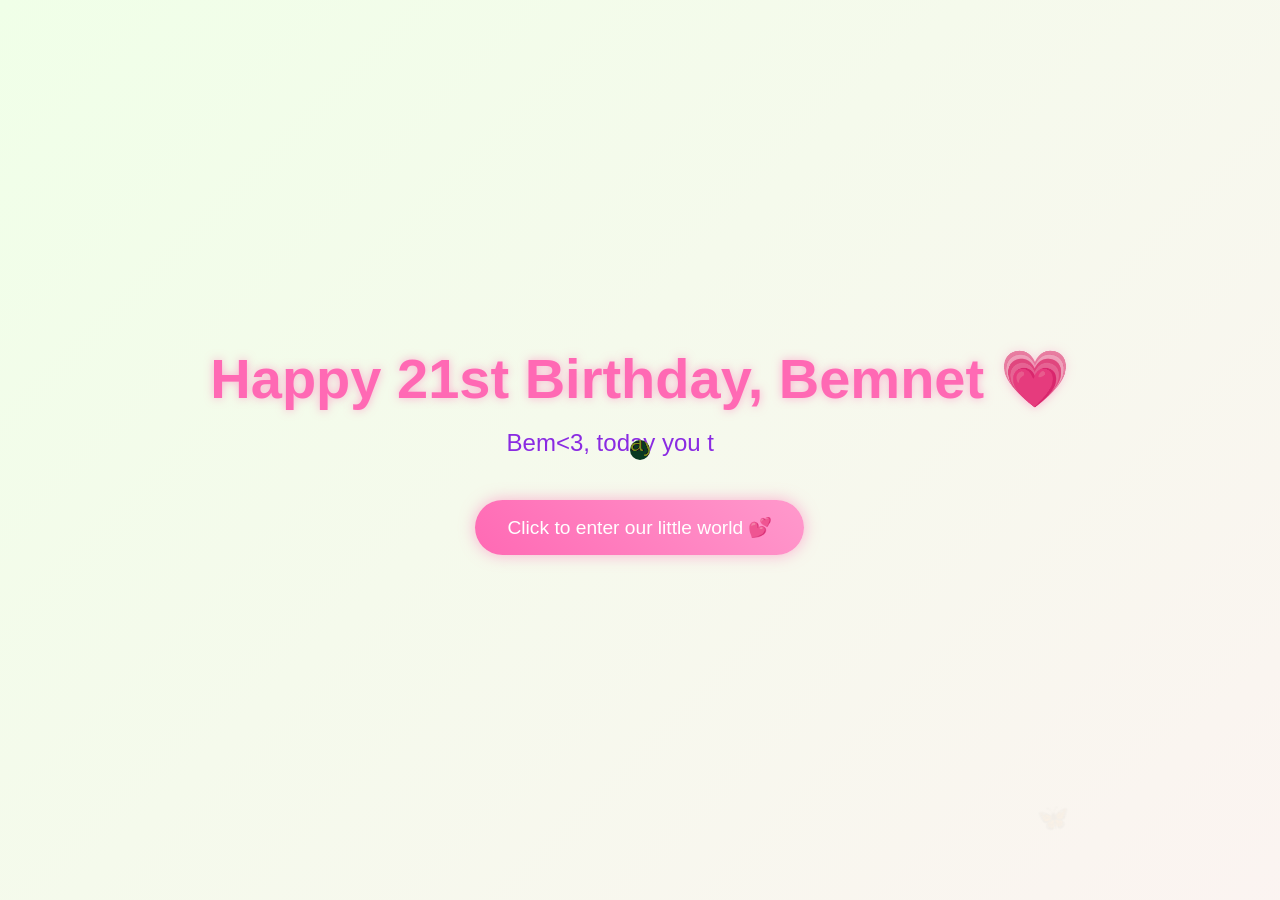
<file: index.html>
<!DOCTYPE html>
<html lang="en">
<head>
    <meta charset="UTF-8">
    <meta name="viewport" content="width=device-width, initial-scale=1.0">
    <title>Happy 21st Birthday Bemnet</title>
    <script src="https://cdnjs.cloudflare.com/ajax/libs/gsap/3.12.2/gsap.min.js"></script>
    <link rel="stylesheet" href="style.css">
</head>
<body>
    <div class="cursor"></div>

    <div class="container">
        <h1>Happy 21st Birthday, Bemnet 💗</h1>
        <div class="greeting"></div>
        <button class="cta-button">Click to enter our little world 💕</button>
    </div>

    <script src="script.js"></script>
</body>
</html>
</file>
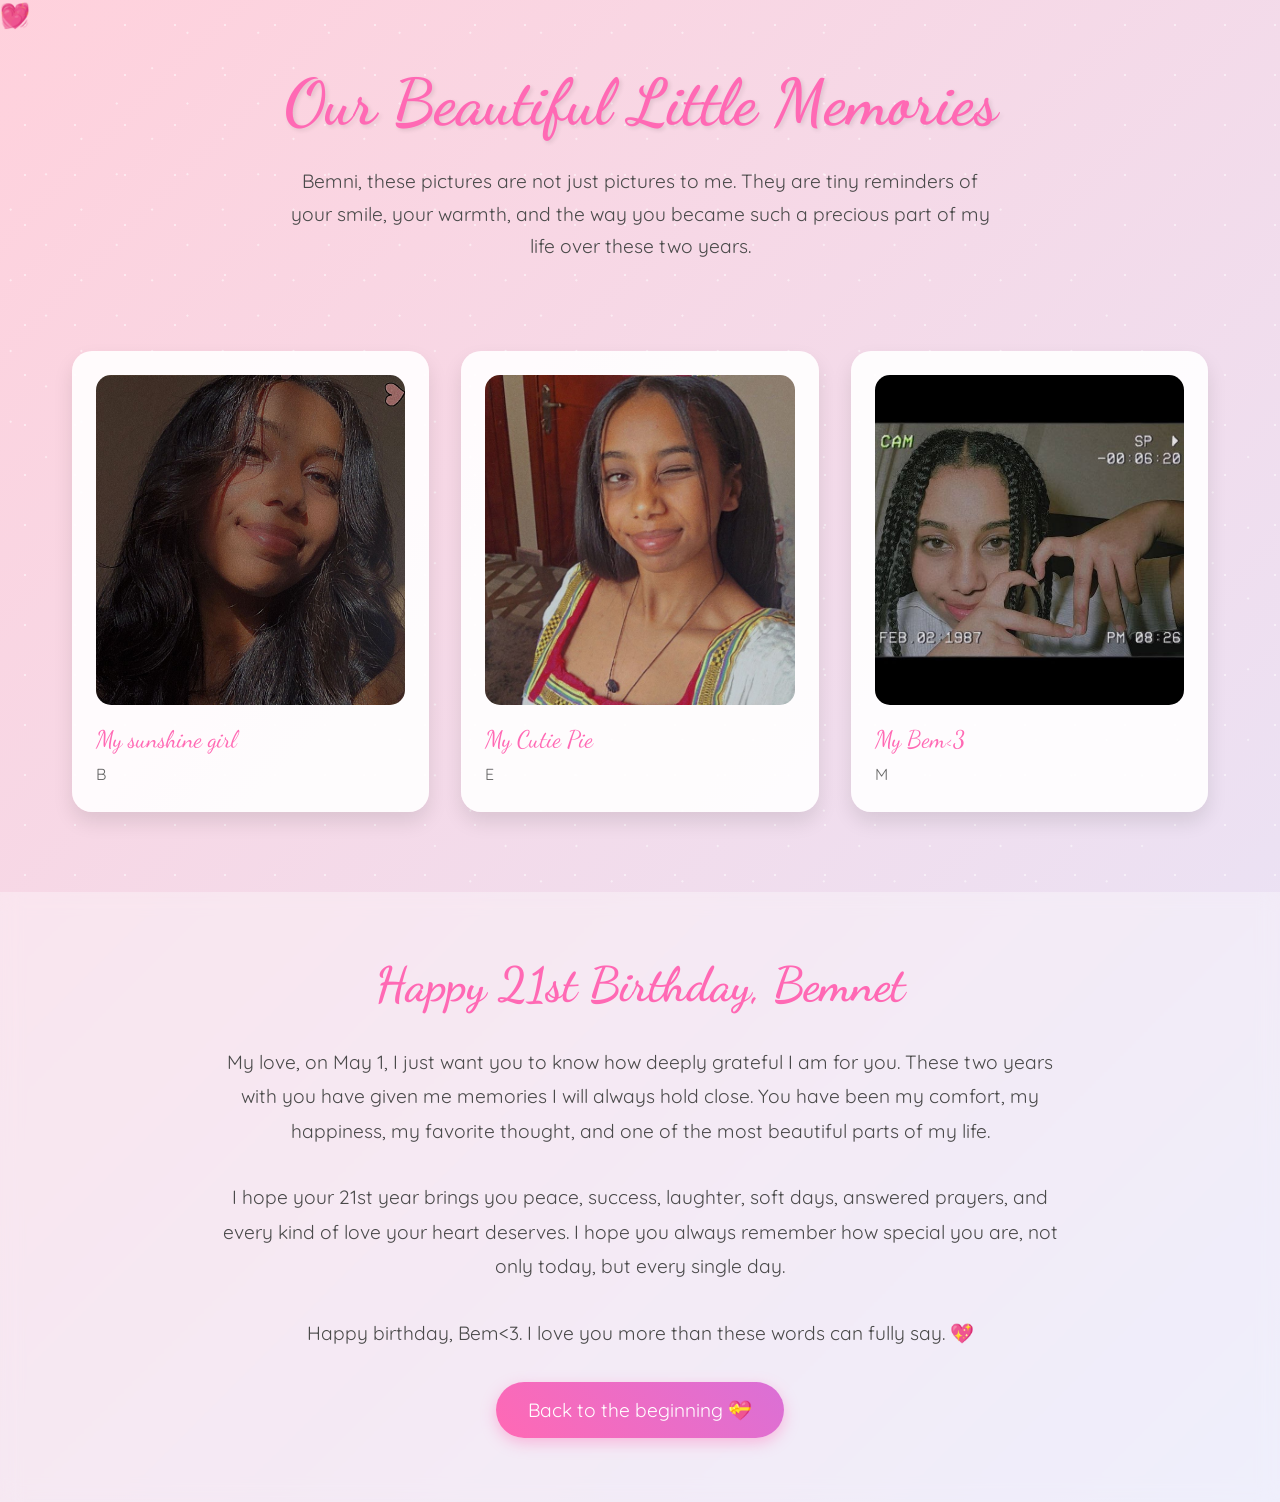
<file: last.html>
<!DOCTYPE html>
<html lang="en">
<head>
    <meta charset="UTF-8">
    <meta name="viewport" content="width=device-width, initial-scale=1.0">
    <title>Our Memories with Bemnet ✨</title>

    <style>
        @import url('https://fonts.googleapis.com/css2?family=Dancing+Script:wght@700&family=Quicksand:wght@300;400;500;600&display=swap');

        * {
            margin: 0;
            padding: 0;
            box-sizing: border-box;
        }

        body {
            min-height: 100vh;
            background: linear-gradient(135deg,
                    #ffd1dc 0%,
                    #e6e6fa 25%,
                    #ffefd5 50%,
                    #e6e6fa 75%,
                    #ffd1dc 100%);
            background-size: 400% 400%;
            animation: gradientFlow 15s ease infinite;
            font-family: 'Quicksand', sans-serif;
            overflow-x: hidden;
            color: #4a4a4a;
        }

        @keyframes gradientFlow {
            0% {
                background-position: 0% 50%;
            }

            50% {
                background-position: 100% 50%;
            }

            100% {
                background-position: 0% 50%;
            }
        }

        .magic-sparkles {
            position: fixed;
            top: 0;
            left: 0;
            width: 100%;
            height: 100%;
            pointer-events: none;
            z-index: 1;
        }

        .magic-sparkles::before,
        .magic-sparkles::after {
            content: '';
            position: absolute;
            width: 100%;
            height: 100%;
            background-image: radial-gradient(circle, white 1px, transparent 1px);
            background-size: 50px 50px;
            animation: sparkleLayer 8s linear infinite;
            opacity: 0.5;
        }

        .magic-sparkles::after {
            animation-delay: -4s;
            transform: rotate(45deg);
        }

        @keyframes sparkleLayer {
            0% {
                transform: translateY(0);
            }

            100% {
                transform: translateY(-50px);
            }
        }

        .floating-hearts {
            position: fixed;
            width: 100%;
            height: 100%;
            pointer-events: none;
            z-index: 2;
        }

        .heart {
            position: absolute;
            font-size: 1.5rem;
            color: rgba(255, 105, 180, 0.6);
            animation: floatHeart var(--float-duration, 6s) ease-in-out infinite;
            animation-delay: var(--delay, 0s);
        }

        @keyframes floatHeart {
            0% {
                transform: translate(0, 100vh) rotate(0deg);
            }

            100% {
                transform: translate(var(--translate-x, 0), -100vh) rotate(360deg);
            }
        }

        .welcome {
            text-align: center;
            padding: 4rem 2rem 2rem;
            position: relative;
            z-index: 3;
        }

        .welcome h1 {
            font-family: 'Dancing Script', cursive;
            font-size: 4rem;
            color: #ff69b4;
            text-shadow: 2px 2px 4px rgba(0, 0, 0, 0.1);
            animation: fadeInScale 2s ease;
        }

        .welcome p {
            font-size: 1.2rem;
            max-width: 720px;
            margin: 1.5rem auto;
            line-height: 1.7;
            animation: fadeIn 2s ease 0.5s both;
        }

        .memory-container {
            max-width: 1200px;
            margin: 0 auto;
            padding: 2rem;
            display: grid;
            grid-template-columns: repeat(auto-fit, minmax(300px, 1fr));
            gap: 2rem;
            z-index: 3;
            position: relative;
        }

        .memory-card {
            background: rgba(255, 255, 255, 0.9);
            border-radius: 20px;
            padding: 1.5rem;
            box-shadow: 0 10px 20px rgba(0, 0, 0, 0.1);
            transition: all 0.5s cubic-bezier(0.4, 0, 0.2, 1);
            position: relative;
            overflow: hidden;
        }

        .memory-card:hover {
            transform: translateY(-10px) scale(1.02);
            box-shadow: 0 15px 30px rgba(0, 0, 0, 0.15);
        }

        .memory-card::before {
            content: '';
            position: absolute;
            top: 0;
            left: 0;
            width: 100%;
            height: 100%;
            background: linear-gradient(45deg, transparent, rgba(255, 255, 255, 0.4), transparent);
            transform: translateX(-100%);
            transition: 0.5s;
        }

        .memory-card:hover::before {
            transform: translateX(100%);
        }

        .memory-img {
    width: 100%;
    height: 330px;
    object-fit: cover;
    object-position: center;
    border-radius: 15px;
    margin-bottom: 1rem;
    transition: transform 0.5s ease;
    position: relative;
    z-index: 2;
}

        .memory-card:hover .memory-img {
            transform: scale(1.05);
        }

        .memory-date {
            font-family: 'Dancing Script', cursive;
            color: #ff69b4;
            font-size: 1.5rem;
            margin-bottom: 0.5rem;
            position: relative;
            z-index: 2;
        }

        .memory-caption {
            font-size: 1rem;
            line-height: 1.6;
            color: #666;
            position: relative;
            z-index: 2;
        }

        .final-message {
            text-align: center;
            padding: 4rem 2rem;
            background: rgba(255, 255, 255, 0.35);
            backdrop-filter: blur(10px);
            margin-top: 3rem;
            position: relative;
            z-index: 3;
        }

        .final-message h2 {
            font-family: 'Dancing Script', cursive;
            font-size: 3rem;
            color: #ff69b4;
            margin-bottom: 2rem;
            animation: heartbeat 2s infinite;
        }

        @keyframes heartbeat {
            0%,
            100% {
                transform: scale(1);
            }

            50% {
                transform: scale(1.08);
            }
        }

        .final-message p {
            font-size: 1.2rem;
            max-width: 850px;
            margin: 0 auto 2rem;
            line-height: 1.8;
        }

        .goodbye-btn {
            display: inline-block;
            padding: 1rem 2rem;
            font-size: 1.2rem;
            background: linear-gradient(45deg, #ff69b4, #da70d6);
            color: white;
            border: none;
            border-radius: 50px;
            cursor: pointer;
            text-decoration: none;
            transition: all 0.3s ease;
            box-shadow: 0 5px 15px rgba(255, 105, 180, 0.4);
            animation: float 3s infinite ease-in-out;
        }

        .goodbye-btn:hover {
            transform: translateY(-5px);
            box-shadow: 0 8px 20px rgba(255, 105, 180, 0.6);
        }

        @keyframes float {
            0%,
            100% {
                transform: translateY(0);
            }

            50% {
                transform: translateY(-10px);
            }
        }

        @keyframes fadeInScale {
            0% {
                opacity: 0;
                transform: scale(0.8);
            }

            100% {
                opacity: 1;
                transform: scale(1);
            }
        }

        @keyframes fadeIn {
            0% {
                opacity: 0;
            }

            100% {
                opacity: 1;
            }
        }

        ::-webkit-scrollbar {
            width: 12px;
        }

        ::-webkit-scrollbar-track {
            background: rgba(255, 255, 255, 0.4);
        }

        ::-webkit-scrollbar-thumb {
            background: linear-gradient(45deg, #ff69b4, #da70d6);
            border-radius: 6px;
        }

        @media (max-width: 768px) {
            .welcome h1 {
                font-size: 3rem;
            }

            .memory-container {
                grid-template-columns: 1fr;
            }

            .memory-img {
                height: 260px;
            }

            .final-message h2 {
                font-size: 2.5rem;
            }

            .final-message p {
                font-size: 1.05rem;
            }
        }
    </style>
</head>

<body>
    <div class="magic-sparkles"></div>

    <div class="floating-hearts">
        <div class="heart" style="--float-duration: 6s; --delay: 0s; --translate-x: 20px;">💝</div>
        <div class="heart" style="--float-duration: 8s; --delay: 1s; --translate-x: -30px;">💖</div>
        <div class="heart" style="--float-duration: 7s; --delay: 2s; --translate-x: 40px;">💗</div>
        <div class="heart" style="--float-duration: 9s; --delay: 3s; --translate-x: -20px;">💓</div>
        <div class="heart" style="--float-duration: 5s; --delay: 4s; --translate-x: 30px;">💕</div>
    </div>

    <section class="welcome">
        <h1>Our Beautiful Little Memories</h1>
        <p>
            Bemni, these pictures are not just pictures to me. They are tiny reminders of your smile,
            your warmth, and the way you became such a precious part of my life over these two years.
        </p>
    </section>

    <div class="memory-container">
        <div class="memory-card">
            <img src="./Bem3.jpg" alt="Bemnet smiling in sunlight" class="memory-img">
            <div class="memory-date">My sunshine girl</div>
            <div class="memory-caption">
                B
            </div>
        </div>
    
        <div class="memory-card">
            <img src="./Bem2.jpg" alt="Bemnet sweet selfie" class="memory-img">
            <div class="memory-date">My Cutie Pie</div>
            <div class="memory-caption">
                E
            </div>
        </div>
    
        <div class="memory-card">
            <img src="./Bem1.jpg" alt="Bemnet making a heart with her hands" class="memory-img">
            <div class="memory-date">My Bem&lt;3</div>
            <div class="memory-caption">
                M
            </div>
        </div>
    </div>

    
    <section class="final-message">
        <h2>Happy 21st Birthday, Bemnet</h2>

        <p>
            My love, on May 1, I just want you to know how deeply grateful I am for you.
            These two years with you have given me memories I will always hold close.
            You have been my comfort, my happiness, my favorite thought, and one of the most beautiful parts of my life.
        </p>

        <p>
            I hope your 21st year brings you peace, success, laughter, soft days, answered prayers,
            and every kind of love your heart deserves. I hope you always remember how special you are,
            not only today, but every single day.
        </p>

        <p>
            Happy birthday, Bem&lt;3. I love you more than these words can fully say. 💖
        </p>

        <a href="index.html" class="goodbye-btn">Back to the beginning 💝</a>
    </section>
</body>
</html>
</file>
<file: style.css>
* {
    margin: 0;
    padding: 0;
    box-sizing: border-box;
    cursor: none;
}

body {
    min-height: 100vh;
    display: flex;
    flex-direction: column;
    align-items: center;
    justify-content: center;
    background: linear-gradient(-45deg, #fee9f7, #e8f5fe, #fff0f4, #f0ffe8);
    background-size: 400% 400%;
    animation: gradientBG 15s ease infinite;
    font-family: 'Arial Rounded MT Bold', Arial, sans-serif;
    overflow: hidden;
    position: relative;
}

.cursor {
    width: 20px;
    height: 20px;
    background: pink;
    border-radius: 50%;
    position: fixed;
    pointer-events: none;
    mix-blend-mode: difference;
    transition: transform 0.2s;
    z-index: 9999;
}

.container {
    text-align: center;
    z-index: 1;
    padding: 2rem;
}

h1 {
    font-size: 3.5rem;
    color: #ff69b4;
    text-shadow: 0 0 10px rgba(255, 105, 180, 0.5);
    margin-bottom: 2rem;
    opacity: 0;
}

.greeting {
    font-size: 1.5rem;
    color: #8a2be2;
    margin-bottom: 3rem;
    min-height: 2em;
    line-height: 1.6;
    max-width: 800px;
}

.cta-button {
    padding: 1rem 2rem;
    font-size: 1.2rem;
    background: linear-gradient(45deg, #ff69b4, #ff99cc);
    border: none;
    border-radius: 50px;
    color: white;
    cursor: pointer;
    box-shadow: 0 0 15px rgba(255, 105, 180, 0.5);
    transition: transform 0.3s, box-shadow 0.3s;
    opacity: 0;
}

.cta-button:hover {
    transform: scale(1.1);
    box-shadow: 0 0 25px rgba(255, 105, 180, 0.7);
}

.floating {
    position: absolute;
    pointer-events: none;
    opacity: 0;
}

@keyframes gradientBG {
    0% { background-position: 0% 50%; }
    50% { background-position: 100% 50%; }
    100% { background-position: 0% 50%; }
}

@media (max-width: 768px) {
    h1 {
        font-size: 2.1rem;
    }

    .greeting {
        font-size: 1.15rem;
    }

    .cta-button {
        font-size: 1rem;
    }
}
</file>
